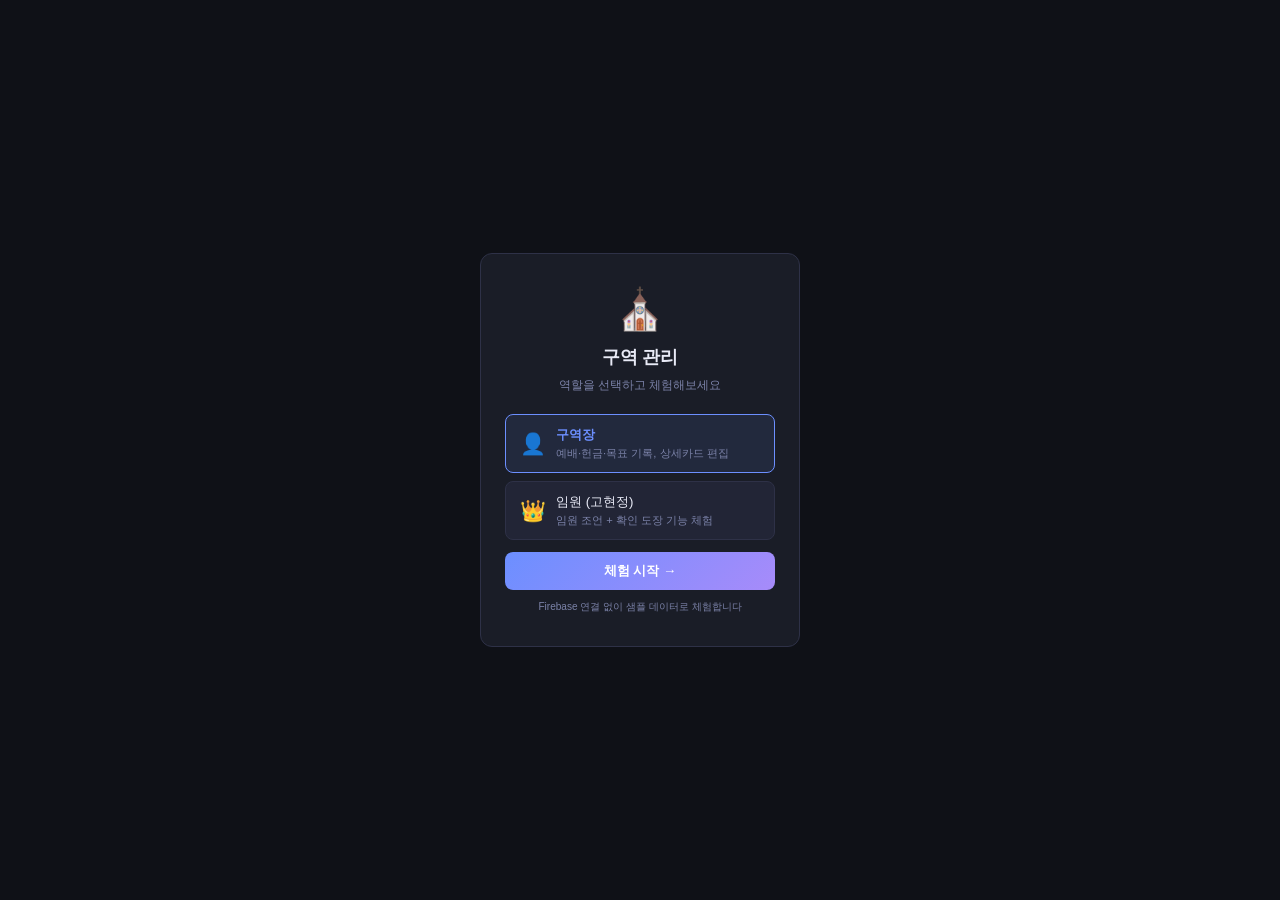
<file: demo.html>
<!DOCTYPE html>
<html lang="ko">
<head>
<meta charset="UTF-8">
<meta name="viewport" content="width=device-width, initial-scale=1.0, maximum-scale=1.0">
<title>구역 관리 · 체험판</title>
<style>
:root{--bg:#0f1117;--sf:#1a1d27;--sf2:#222536;--bd:#2e3147;--ac:#6c8fff;--ac2:#a78bfa;--tx:#e8eaf6;--mu:#7b82a8;--dg:#f87171;--ok:#4ade80;--mn:#f6a935;--r:12px}
*{box-sizing:border-box;margin:0;padding:0;-webkit-tap-highlight-color:transparent}
body{font-family:'Noto Sans KR',sans-serif;background:var(--bg);color:var(--tx);min-height:100vh;font-size:14px}
.screen{display:none;flex-direction:column;height:100vh;overflow:hidden}
.screen.active{display:flex}

.hdr{background:linear-gradient(135deg,#1a1d27,#0f1117);border-bottom:1px solid var(--bd);padding:11px 16px;display:flex;align-items:center;gap:10px;flex-shrink:0}
.logo{width:30px;height:30px;background:linear-gradient(135deg,var(--ac),var(--ac2));border-radius:8px;display:flex;align-items:center;justify-content:center;font-size:.95rem;flex-shrink:0}
.hdr h1{font-size:.92rem;font-weight:600}
.hdr-r{margin-left:auto;display:flex;align-items:center;gap:8px}
.demo-badge{background:rgba(246,169,53,.2);color:var(--mn);border:1px solid rgba(246,169,53,.3);border-radius:6px;padding:3px 9px;font-size:.68rem;font-weight:700}
.main-body{flex:1;overflow-y:auto;min-height:0}
.tab-pane{display:none}.tab-pane.active{display:block}
.tab-bar{display:flex;border-top:1px solid var(--bd);background:var(--sf);flex-shrink:0;padding-bottom:env(safe-area-inset-bottom,0)}
.tab-btn{flex:1;display:flex;flex-direction:column;align-items:center;justify-content:center;gap:2px;padding:7px 4px;border:none;background:transparent;color:var(--mu);font-family:inherit;font-size:.58rem;cursor:pointer;border-top:2px solid transparent}
.tab-btn.active{color:var(--ac);border-top-color:var(--ac)}
.tab-icon{font-size:1.1rem;line-height:1}.tab-label{font-weight:600}

/* 로그인 */
#screen-login{height:100vh;align-items:center;justify-content:center;background:var(--bg);overflow-y:auto}
.login-box{background:var(--sf);border:1px solid var(--bd);border-radius:var(--r);padding:32px 24px;text-align:center;width:320px;max-width:92vw;margin:20px}
.role-opt{padding:11px 14px;border:1.5px solid var(--bd);border-radius:8px;cursor:pointer;font-size:.83rem;text-align:left;background:var(--sf2);color:var(--tx);transition:all .18s;display:flex;align-items:center;gap:10px;margin-bottom:8px}
.role-opt:hover,.role-opt.sel{border-color:var(--ac);background:rgba(108,143,255,.1);color:var(--ac);font-weight:700}
.role-desc{font-size:.7rem;color:var(--mu);display:block;font-weight:400;margin-top:2px}
.btn{display:inline-flex;align-items:center;justify-content:center;padding:10px 16px;border-radius:8px;border:none;font-family:inherit;font-size:.83rem;font-weight:600;cursor:pointer}
.btn-p{background:linear-gradient(135deg,var(--ac),var(--ac2));color:#fff;width:100%}
.btn-g{background:transparent;border:1px solid var(--bd);color:var(--mu)}
.btn-s{padding:5px 10px;font-size:.75rem;border-radius:6px;border:none;cursor:pointer}

/* 신앙관리 */
.faith-topbar{display:flex;align-items:center;gap:8px;padding:10px 14px;border-bottom:1px solid var(--bd);background:var(--sf);flex-wrap:nowrap;position:sticky;top:0;z-index:5}
.faith-title{font-size:.9rem;font-weight:600;flex:1;white-space:nowrap;overflow:hidden;text-overflow:ellipsis}
.week-badge{font-size:.7rem;color:var(--mu);background:var(--sf2);padding:3px 8px;border-radius:5px;border:.5px solid var(--bd);white-space:nowrap;flex-shrink:0}
.table-wrap{overflow-x:auto}
.ft{width:100%;border-collapse:collapse;font-size:.78rem}
.ft th{font-size:.65rem;font-weight:700;padding:5px 4px;border-bottom:.5px solid var(--bd);text-align:center;position:sticky;top:0;z-index:2;white-space:nowrap;background:var(--sf);color:var(--mu)}
.ft th.sh{background:#1a2235;color:#85b7eb}
.fr{border-bottom:.5px solid var(--bd)}.fr:hover{background:rgba(108,143,255,.03)}
.col-n{padding:6px 4px 6px 10px;white-space:nowrap;cursor:pointer;min-width:72px}
.mn{font-weight:600;font-size:.82rem;color:var(--tx);display:block}.mn:hover{color:var(--ac);text-decoration:underline}
.sp-badge{display:block;border-radius:3px;padding:1px 5px;font-size:.56rem;margin-top:1px;white-space:nowrap;border:.5px solid}
.sm{display:block;font-size:.54rem;border-radius:3px;padding:1px 5px;margin-top:2px;white-space:nowrap}
.sm-on{background:rgba(248,113,113,.15);color:#f87171;border:.5px solid rgba(248,113,113,.4)}
.sm-off{background:rgba(120,120,140,.1);color:rgba(120,120,140,.4);border:.5px solid rgba(120,120,140,.2);cursor:pointer}
.wc{text-align:center;padding:5px 2px;cursor:pointer;min-width:40px}.wc:hover{background:rgba(108,143,255,.08)}
.wc-val{font-size:.78rem}.wc-sub{font-size:.52rem;opacity:.75;display:block;margin-top:1px}
.tags-td{padding:3px 5px;min-width:90px;cursor:pointer}.tags-td:hover{background:rgba(108,143,255,.06)}
.badge{display:inline-block;border-radius:4px;padding:1px 5px;font-size:.65rem;margin:1px}
.b-edu{background:rgba(74,222,128,.15);color:var(--ok);border:1px solid rgba(74,222,128,.3)}
.b-svc{background:rgba(246,169,53,.15);color:var(--mn);border:1px solid rgba(246,169,53,.3)}
.b-add{color:rgba(255,255,255,.2);font-size:.8rem;display:block;text-align:center}
.chk{text-align:center;padding:6px 2px;width:30px;cursor:pointer}.chk:hover{background:rgba(108,143,255,.06)}
.chk-a{color:var(--ac);font-weight:700}.chk-m{color:var(--mn)!important}
.dot{color:rgba(255,255,255,.15);font-size:.9rem}
.res-td{text-align:center;padding:3px 4px;white-space:nowrap}
.rb{background:var(--sf2);border:1px solid var(--bd);border-radius:8px;padding:3px 5px;font-size:1.1rem;line-height:1;cursor:pointer;opacity:.3;margin:1px;transition:opacity .15s}
.rb:hover{opacity:.7}.rb.ron{opacity:1}
.goal-td{padding:3px 6px;min-width:120px}
.gi{width:100%;background:transparent;border:none;border-bottom:1px solid transparent;color:var(--tx);font-family:inherit;font-size:.75rem;padding:3px 2px;outline:none}
.gi:focus{border-bottom-color:var(--ac)}.gi::placeholder{color:rgba(255,255,255,.2)}
.gi-adv{color:#a78bfa!important}.gi-adv::placeholder{color:rgba(167,139,250,.3)!important}
.prev-td{padding:3px 6px;min-width:90px;font-size:.72rem;color:var(--mu)}
.sep{border-right:1px solid rgba(255,255,255,.07)!important}
.hint{padding:5px 14px;font-size:.67rem;color:var(--mu);background:var(--sf);border-top:.5px solid var(--bd)}

/* 도장 */
.fstamp{display:flex;flex-direction:column;align-items:center;justify-content:center;width:54px;height:58px;border-radius:8px;border:2.5px solid;flex-shrink:0;padding:3px;user-select:none;transition:all .2s}
.fstamp-on{border-color:#f87171;background:rgba(248,113,113,.08);color:#f87171;transform:rotate(-5deg)}
.fstamp-on .fsi{font-size:.88rem;line-height:1}.fstamp-on .fsn{font-size:.6rem;font-weight:900;letter-spacing:-.02em;margin-top:1px}
.fstamp-on .fsr{font-size:.48rem;color:rgba(248,113,113,.75);letter-spacing:.04em}.fstamp-on .fsd{font-size:.44rem;color:rgba(248,113,113,.6);margin-top:1px}
.fstamp-off{border-color:rgba(120,120,140,.25);color:rgba(120,120,140,.3);cursor:pointer}
.fstamp-off:hover{border-color:rgba(248,113,113,.45);color:rgba(248,113,113,.45);background:rgba(248,113,113,.04)}
.fstamp-off .fsi{font-size:.95rem;line-height:1}.fstamp-off .fsr{font-size:.5rem;margin-top:2px}

/* 팝업 (바텀시트) */
.pop-bg{display:none;position:fixed;inset:0;background:rgba(0,0,0,.65);z-index:100;align-items:flex-end;justify-content:center}
.pop-bg.show{display:flex}
.pop{background:var(--sf);border-radius:16px 16px 0 0;padding:16px;width:100%;max-width:480px;max-height:85vh;overflow-y:auto;animation:su .2s ease}
@keyframes su{from{transform:translateY(30px);opacity:0}to{transform:translateY(0);opacity:1}}
.pop-title{font-size:.82rem;font-weight:700;color:var(--mu);margin-bottom:12px;text-align:center;letter-spacing:.04em}
.pop-sec{margin-bottom:12px}
.pop-sec-label{font-size:.68rem;font-weight:700;color:var(--mu);margin-bottom:6px;text-transform:uppercase;letter-spacing:.06em}
.pop-row{display:flex;flex-wrap:wrap;gap:6px}
.pop-btn{background:var(--sf2);border:1px solid var(--bd);border-radius:7px;padding:7px 13px;font-family:inherit;font-size:.82rem;color:var(--tx);cursor:pointer;transition:all .15s}
.pop-btn:hover{border-color:var(--ac);background:rgba(108,143,255,.1)}
.pop-on{background:rgba(108,143,255,.2)!important;border-color:var(--ac)!important;color:var(--ac)!important;font-weight:700}
.pop-present-on{background:rgba(74,222,128,.15)!important;border-color:var(--ok)!important;color:var(--ok)!important;font-weight:700}
.pop-zoom-on{background:rgba(108,143,255,.15)!important;border-color:var(--ac)!important;color:var(--ac)!important;font-weight:700}
.pop-excuse-on{background:rgba(246,169,53,.15)!important;border-color:var(--mn)!important;color:var(--mn)!important;font-weight:700}
.pop-absent{background:rgba(248,113,113,.1);border:1px solid rgba(248,113,113,.3);border-radius:7px;padding:8px;font-family:inherit;font-size:.82rem;color:var(--dg);cursor:pointer;width:100%;margin-bottom:5px}
.pop-reset{background:transparent;border:1px solid rgba(120,120,140,.2);border-radius:7px;padding:7px;font-family:inherit;font-size:.75rem;color:var(--mu);cursor:pointer;width:100%;margin-bottom:8px}
.pop-close{display:block;width:100%;padding:9px;background:transparent;border:1px solid var(--bd);border-radius:7px;color:var(--mu);font-family:inherit;font-size:.8rem;cursor:pointer}
.pop-check-list{display:flex;flex-direction:column;gap:5px;max-height:230px;overflow-y:auto;margin-bottom:10px}
.pci{display:flex;align-items:center;gap:10px;padding:8px 10px;background:var(--sf2);border-radius:7px;cursor:pointer;border:1px solid transparent}
.pci.on{border-color:var(--ac);background:rgba(108,143,255,.1)}
.pci-box{width:18px;height:18px;border:1.5px solid var(--bd);border-radius:4px;display:flex;align-items:center;justify-content:center;font-size:.7rem;flex-shrink:0}
.pci.on .pci-box{background:var(--ac);border-color:var(--ac);color:#fff}

/* 인수인계서 */
#screen-profile{overflow:hidden}
.pf-hdr{background:linear-gradient(135deg,#1a1d27,#0f1117);border-bottom:1px solid var(--bd);padding:11px 16px;display:flex;align-items:center;gap:8px;flex-shrink:0}
.pf-body{flex:1;overflow-y:auto;padding:14px;max-width:700px;width:100%;margin:0 auto}
.pf-sec{background:var(--sf);border:1px solid var(--bd);border-radius:var(--r);padding:14px;margin-bottom:12px}
.pf-st{font-size:.73rem;font-weight:700;color:var(--mu);text-transform:uppercase;letter-spacing:.06em;margin-bottom:12px}
.pf-grid{display:grid;grid-template-columns:1fr 1fr;gap:10px}
@media(max-width:480px){.pf-grid{grid-template-columns:1fr}}
.pf-f{display:flex;flex-direction:column;gap:4px}.pf-f.full{grid-column:1/-1}
.pf-label{font-size:.7rem;color:var(--mu)}
.pf-inp{background:var(--sf2);border:1px solid var(--bd);border-radius:6px;padding:6px 9px;color:var(--tx);font-family:inherit;font-size:.83rem;outline:none;width:100%}
.pf-inp:focus{border-color:var(--ac)}
.pf-ta{resize:vertical;min-height:56px}

/* 심령단계 — 사진1/3 + 심령2/3 */
.spirit-layout{display:flex;gap:12px;align-items:flex-start}
.photo-col{width:33%;flex-shrink:0;display:flex;flex-direction:column;align-items:center}
.photo-box{width:100%;aspect-ratio:1/1;border-radius:10px;border:1.5px dashed var(--bd);background:var(--sf2);display:flex;flex-direction:column;align-items:center;justify-content:center;font-size:1.5rem;color:var(--mu);cursor:pointer;overflow:hidden;background-size:cover;background-position:center;transition:border-color .2s}
.photo-box:hover{border-color:var(--ac)}
.photo-hint{font-size:.6rem;color:var(--mu);text-align:center;margin-top:5px}
.spirit-col{flex:1;display:flex;flex-direction:column;gap:5px}
.sp-btn-v{width:100%;text-align:left;border-radius:7px;padding:7px 12px;font-family:inherit;font-size:.8rem;border:.5px solid;cursor:pointer;opacity:.28;font-weight:500;transition:all .18s}
.sp-btn-v.on{opacity:1;font-weight:700;box-shadow:0 2px 8px rgba(0,0,0,.3)}

/* 레벨 버튼 */
.lv-row{display:flex;gap:5px;flex-wrap:wrap;margin-top:4px}
.lv{background:var(--sf2);border:1px solid var(--bd);border-radius:5px;padding:5px 12px;font-size:.78rem;color:var(--mu);cursor:pointer;transition:all .15s}
.lv.on{font-weight:700}
.lv-g{background:rgba(74,222,128,.15)!important;color:var(--ok)!important;border-color:var(--ok)!important}
.lv-o{background:rgba(246,169,53,.15)!important;color:var(--mn)!important;border-color:var(--mn)!important}
.lv-r{background:rgba(248,113,113,.15)!important;color:var(--dg)!important;border-color:var(--dg)!important}
.lv-a{background:rgba(108,143,255,.15)!important;color:var(--ac)!important;border-color:var(--ac)!important}

/* 도장 (상세카드) */
.pf-stamp{display:flex;flex-direction:column;align-items:center;justify-content:center;width:62px;height:66px;border-radius:8px;border:2.5px solid #f87171;background:rgba(248,113,113,.07);color:#f87171;transform:rotate(-5deg);padding:4px;flex-shrink:0;user-select:none}
.pf-stamp .si{font-size:.95rem;line-height:1}.pf-stamp .sn{font-size:.62rem;font-weight:900;margin-top:1px}
.pf-stamp .sr{font-size:.5rem;color:rgba(248,113,113,.75);letter-spacing:.04em}.pf-stamp .sd{font-size:.46rem;color:rgba(248,113,113,.6);margin-top:1px}

/* 관계 */
.rel-row{display:flex;align-items:flex-start;gap:8px;margin-bottom:7px}
.rel-label{font-size:.7rem;font-weight:700;color:var(--ac2);width:40px;flex-shrink:0;padding-top:7px;text-align:right}
.rel-fields{display:flex;flex:1;gap:5px;flex-wrap:wrap}
.rel-inp{background:var(--sf2);border:1px solid var(--bd);border-radius:5px;padding:5px 7px;color:var(--tx);font-family:inherit;font-size:.75rem;outline:none;flex:1;min-width:60px}
.rel-inp:focus{border-color:var(--ac)}
.friend-row{display:flex;gap:5px;flex-wrap:wrap;margin-bottom:5px;align-items:center}

/* 빈 상태 */
.empty-state{display:flex;flex-direction:column;align-items:center;justify-content:center;min-height:220px;color:var(--mu);text-align:center;padding:20px;font-size:.85rem;line-height:1.9}
::-webkit-scrollbar{width:4px}::-webkit-scrollbar-thumb{background:var(--bd);border-radius:2px}
</style>
</head>
<body>

<!-- 로그인 -->
<div class="screen active" id="screen-login">
<div style="flex:1;display:flex;align-items:center;justify-content:center">
<div class="login-box">
  <div style="font-size:2.5rem;margin-bottom:12px">⛪</div>
  <h2 style="font-size:1.1rem;font-weight:700;margin-bottom:6px">구역 관리</h2>
  <p style="color:var(--mu);font-size:.78rem;margin-bottom:18px;line-height:1.7">역할을 선택하고 체험해보세요</p>
  <div id="role-list">
    <div class="role-opt sel" onclick="selectRole(this,'leader')" data-role="leader">
      <span style="font-size:1.3rem">👤</span>
      <div><span>구역장</span><span class="role-desc">예배·헌금·목표 기록, 상세카드 편집</span></div>
    </div>
    <div class="role-opt" onclick="selectRole(this,'region')" data-role="region">
      <span style="font-size:1.3rem">👑</span>
      <div><span>임원 (고현정)</span><span class="role-desc">임원 조언 + 확인 도장 기능 체험</span></div>
    </div>
  </div>
  <button class="btn btn-p" style="margin-top:4px" onclick="enterDemo()">체험 시작 →</button>
  <p style="font-size:.63rem;color:var(--mu);margin-top:10px">Firebase 연결 없이 샘플 데이터로 체험합니다</p>
</div>
</div>
</div>

<!-- 메인 -->
<div class="screen" id="screen-main">
  <div class="hdr">
    <div class="logo">⛪</div>
    <h1>구역 관리</h1>
    <div class="hdr-r">
      <span class="demo-badge">체험판</span>
      <span id="role-tag" style="font-size:.72rem;color:var(--mu)"></span>
    </div>
  </div>
  <div class="main-body">
    <div class="tab-pane active" id="tab-faith"></div>
    <div class="tab-pane" id="tab-evang"><div class="empty-state"><div style="font-size:2.5rem">🌱</div><p>전도 현황<br>다음 버전 예정</p></div></div>
    <div class="tab-pane" id="tab-visit"><div class="empty-state"><div style="font-size:2.5rem">🫂</div><p>심방 현황<br>다음 버전 예정</p></div></div>
    <div class="tab-pane" id="tab-stats"><div class="empty-state"><div style="font-size:2.5rem">📊</div><p>통계<br>다음 버전 예정</p></div></div>
    <div class="tab-pane" id="tab-settings">
      <div style="padding:20px;max-width:480px;margin:0 auto">
        <div style="background:var(--sf);border:1px solid var(--bd);border-radius:var(--r);overflow:hidden;margin-bottom:14px">
          <div style="padding:13px 16px;border-bottom:1px solid var(--bd);display:flex;gap:10px;align-items:center"><span>🔑</span><span style="flex:1;font-size:.88rem">멤버·승인 관리</span><span style="color:var(--mu)">›</span></div>
          <div style="padding:13px 16px;display:flex;gap:10px;align-items:center"><span>📦</span><span style="flex:1;font-size:.88rem">구역원 이관 승인</span><span style="color:var(--mu)">›</span></div>
        </div>
        <button onclick="goLogin()" style="display:block;width:100%;padding:10px;background:var(--sf2);border:1px solid var(--bd);border-radius:8px;color:var(--mu);font-family:inherit;cursor:pointer;font-size:.83rem">← 역할 바꾸기</button>
        <div style="text-align:center;color:var(--mu);font-size:.68rem;padding:10px">구역 관리 v3.2 · 체험판</div>
      </div>
    </div>
  </div>
  <nav class="tab-bar">
    <button class="tab-btn active" onclick="switchTab(this,'faith')"><span class="tab-icon">📋</span><span class="tab-label">구역 신앙</span></button>
    <button class="tab-btn" onclick="switchTab(this,'evang')"><span class="tab-icon">🌱</span><span class="tab-label">전도</span></button>
    <button class="tab-btn" onclick="switchTab(this,'visit')"><span class="tab-icon">🫂</span><span class="tab-label">심방</span></button>
    <button class="tab-btn" onclick="switchTab(this,'stats')"><span class="tab-icon">📊</span><span class="tab-label">통계</span></button>
    <button class="tab-btn" onclick="switchTab(this,'settings')"><span class="tab-icon">⚙️</span><span class="tab-label">설정</span></button>
  </nav>
</div>

<!-- 상세카드 -->
<div class="screen" id="screen-profile">
  <div class="pf-hdr">
    <button class="btn btn-g btn-s" onclick="closeProfile()">← 돌아가기</button>
    <span id="pf-name" style="font-size:.95rem;font-weight:600;flex:1;text-align:center"></span>
    <button onclick="saveProfile()" style="background:var(--ac);color:#fff;border:none;border-radius:6px;padding:6px 14px;font-family:inherit;font-size:.8rem;font-weight:700;cursor:pointer">저장</button>
  </div>
  <div class="pf-body" id="pf-body"></div>
</div>

<!-- 예배 팝업 (원본 구조 동일) -->
<div class="pop-bg" id="pop-worship">
  <div class="pop">
    <div class="pop-title" id="pop-w-title">예배 기록</div>
    <div class="pop-sec">
      <div class="pop-sec-label">당일출석</div>
      <div class="pop-row" id="pop-present"></div>
    </div>
    <div class="pop-sec">
      <div class="pop-sec-label">줌</div>
      <div class="pop-row" id="pop-zoom"></div>
    </div>
    <div class="pop-sec">
      <div class="pop-sec-label">사유출석</div>
      <div class="pop-row" id="pop-excuse"></div>
    </div>
    <button class="pop-absent" onclick="setWorship('absent',null,null)">✗ 미출석</button>
    <button class="pop-reset" onclick="setWorship(null,null,null)">↩ 초기화 (미기록)</button>
    <button class="pop-close" onclick="closePop('pop-worship')">닫기</button>
  </div>
</div>

<!-- 태그 팝업 -->
<div class="pop-bg" id="pop-tags">
  <div class="pop">
    <div class="pop-title" id="pop-t-title">선택</div>
    <div class="pop-check-list" id="pop-t-list"></div>
    <button class="pop-close" onclick="closePop('pop-tags')">완료</button>
  </div>
</div>

<script>
// ── 상수 (원본과 동일) ──
const SAMIL_TIMES = ['12시','19시','20시','당일방문'];
const JUIL_TIMES  = ['12시','15시','19:30','당일방문'];
const ZOOM_EXTRA  = '그외';
const EXCUSE      = ['대체예배','온라인예배'];
const GLOBAL_EDU  = ['제자훈련','성경통독','리더십 훈련','비전스쿨','전도 훈련'];
const GLOBAL_SVC  = ['찬양팀','봉사부','영상팀','안내팀','주일학교 교사'];
const SP = {
  fly:  {label:'🦋 날라다녀', bg:'rgba(167,139,250,.18)', co:'#a78bfa', bd:'rgba(167,139,250,.5)'},
  run:  {label:'🏃 뛰고있어', bg:'rgba(108,143,255,.18)', co:'#6c8fff', bd:'rgba(108,143,255,.5)'},
  walk: {label:'🚶 걷고있어', bg:'rgba(74,222,128,.18)',  co:'#4ade80', bd:'rgba(74,222,128,.5)'},
  lay:  {label:'😪 누워있어', bg:'rgba(246,169,53,.18)',  co:'#f6a935', bd:'rgba(246,169,53,.5)'},
  sleep:{label:'😴 자고있어', bg:'rgba(248,113,113,.18)', co:'#f87171', bd:'rgba(248,113,113,.5)'},
};

// ── 샘플 데이터 ──
const MEMBERS = [
  { mid:'m1', name:'김은혜', spiritLevel:'fly', stampDone:true,
    worship:{ samil:{type:'present',time:'19시'}, juil:{type:'present',time:'12시'} },
    weekly:true, tithe:true, construction:true,
    prevResult:'○', goal:'말씀 묵상 매일', leaderNote:'목표 잘 따라오고 있어요!', prevGoal:'큐티 3회',
    edu:['제자훈련'], svc:['찬양팀'] },
  { mid:'m2', name:'박소망', spiritLevel:'run', stampDone:true,
    worship:{ samil:{type:'zoom',time:'19시'}, juil:{type:'present',time:'12시'} },
    weekly:true, tithe:false, construction:true,
    prevResult:'△', goal:'구역 모임 참석', leaderNote:'', prevGoal:'기도 10분',
    edu:['성경통독'], svc:[] },
  { mid:'m3', name:'이새벽', spiritLevel:'walk', stampDone:false,
    worship:{ samil:{type:'present',time:'20시'}, juil:{type:'zoom',time:'12시'} },
    weekly:false, tithe:true, construction:false,
    prevResult:'✕', goal:'전도 대상자 기도', leaderNote:'', prevGoal:'전도 시도',
    edu:[], svc:['봉사부'] },
  { mid:'m4', name:'최믿음', spiritLevel:'lay', stampDone:false,
    worship:{ samil:null, juil:{type:'excuse',excuseType:'대체예배'} },
    weekly:true, tithe:false, construction:false,
    prevResult:null, goal:'', leaderNote:'', prevGoal:'연락 닿기',
    edu:[], svc:[] },
  { mid:'m5', name:'정사랑', spiritLevel:'sleep', stampDone:false,
    worship:{ samil:{type:'absent'}, juil:null },
    weekly:false, tithe:false, construction:false,
    prevResult:null, goal:'', leaderNote:'', prevGoal:'',
    edu:[], svc:[] },
];
const DETAIL = {
  m1:{ birth:'1999.03.15', phone:'010-1234-5678', workplace:'서울 마포구 디자인 회사', mbti:'ENFJ',
       spiritLevel:'fly', faithLevel:'상', worshipLevel:'상', faithType:'가족신앙',
       visitTime:'주일 예배 후 대면 가능', caution:'특이사항 없음', prayer:'직장 내 전도, 가족 구원',
       prevLeader:'오하나', prevLeaderContact:'010-9999-0000',
       relFriends:[{이름:'장기쁨',연락처:'010-2222-3333',소속:'창조청년회',관계:'소그룹 친구'}],
       relRoles:{인도자:{이름:'박인도',연락처:'010-7777-8888',소속:'창조구역',비고:'2023년 인도'}} },
  m3:{ birth:'2001.07.22', phone:'010-5678-1234', workplace:'남양주 간호학과 재학', mbti:'INFP',
       spiritLevel:'walk', faithLevel:'중', worshipLevel:'중', faithType:'부분가족신앙',
       faithTypeNote:'부모님 중 아버지만 비신자, 주일 가정 분위기 어려움',
       visitTime:'목~토 저녁 카톡 가능', caution:'연락 조심스럽게 접근', prayer:'학업, 신앙 정착',
       prevLeader:'나은혜', prevLeaderContact:'010-6666-7777',
       relFriends:[], relRoles:{} },
};
['m2','m4','m5'].forEach(id=>{ if(!DETAIL[id]) DETAIL[id]={relFriends:[],relRoles:{}}; });

let demoRole = 'leader';
let regionStamped = false;

// ── 역할 선택 ──
function selectRole(el, r) {
  document.querySelectorAll('.role-opt').forEach(x=>x.classList.remove('sel'));
  el.classList.add('sel'); demoRole = r;
}
function enterDemo() {
  document.getElementById('role-tag').textContent = demoRole==='region' ? '👑 임원' : '👤 구역장';
  showScreen('main'); renderFaith();
}
function goLogin() { showScreen('login'); }

// ── 화면 전환 ──
function showScreen(id) {
  document.querySelectorAll('.screen').forEach(s=>s.classList.remove('active'));
  document.getElementById('screen-'+id)?.classList.add('active');
}
function switchTab(btn, tab) {
  document.querySelectorAll('.tab-pane').forEach(p=>p.classList.remove('active'));
  document.querySelectorAll('.tab-btn').forEach(b=>b.classList.remove('active'));
  document.getElementById('tab-'+tab)?.classList.add('active');
  btn.classList.add('active');
}

// ── 예배 셀 렌더 (원본 wCell과 동일 로직) ──
function wCell(v) {
  if (!v || !v.type) return '<span style="color:rgba(255,255,255,.18)">—</span>';
  if (v.type==='absent') return '<span class="wc-val" style="color:var(--dg);font-weight:600">✗</span>';
  const map = {present:{c:'var(--ok)',s:'●'},zoom:{c:'var(--ac)',s:'Z'},excuse:{c:'var(--mn)',s:'사'}};
  const cfg = map[v.type]||{c:'var(--mu)',s:'?'};
  const sub = v.time||v.excuseType||'';
  return '<span class="wc-val" style="color:'+cfg.c+'">'+cfg.s+'</span>'
    +(sub?'<span class="wc-sub" style="color:'+cfg.c+'">'+sub+'</span>':'');
}

// ── 신앙관리 렌더 ──
function renderFaith() {
  const EMOJI = {'○':'✅','△':'🔸','✕':'❌'};
  const now = new Date();
  const ds  = now.getFullYear()+'.'+String(now.getMonth()+1).padStart(2,'0')+'.'+String(now.getDate()).padStart(2,'0');

  const stampHtml = regionStamped
    ? '<div class="fstamp fstamp-on"><div class="fsi">🌸</div><div class="fsn">고현정</div><div class="fsr">임원확인</div><div class="fsd">'+ds+'</div></div>'
    : '<div class="fstamp fstamp-off" onclick="doRegionStamp()" title="확인 도장 찍기"><div class="fsi">🔲</div><div class="fsr">미확인</div></div>';

  const rows = MEMBERS.map(m=>{
    const sp = SP[m.spiritLevel]||{};
    const spB = sp.label ? '<span class="sp-badge" style="background:'+sp.bg+';color:'+sp.co+';border-color:'+sp.bd+'">'+sp.label+'</span>' : '';
    const smB = m.stampDone
      ? '<span class="sm sm-on">✅ 고현정</span>'
      : '<span class="sm sm-off" onclick="stampMember(\''+m.mid+'\')" title="도장 찍기">미확인</span>';
    const eduB = m.edu.map(e=>'<span class="badge b-edu">'+e+'</span>').join('')+'<span class="b-add">+</span>';
    const svcB = m.svc.map(s=>'<span class="badge b-svc">'+s+'</span>').join('')+'<span class="b-add">+</span>';
    const rBtns = ['○','△','✕'].map(r=>'<button class="rb'+(m.prevResult===r?' ron':'')+'" onclick="toggleResult(\''+m.mid+'\',\''+r+'\')">'+EMOJI[r]+'</button>').join('');
    return '<tr class="fr">'
      +'<td class="col-n" onclick="openProfile(\''+m.mid+'\')">'
        +'<span class="mn">'+m.name+'</span>'+spB+smB+'</td>'
      +'<td class="wc" onclick="openWPop(\''+m.mid+'\',\'samil\')">'+wCell(m.worship.samil)+'</td>'
      +'<td class="wc sep" onclick="openWPop(\''+m.mid+'\',\'juil\')">'+wCell(m.worship.juil)+'</td>'
      +'<td class="tags-td" onclick="openTagsPop(\''+m.mid+'\',\'edu\')">'+eduB+'</td>'
      +'<td class="tags-td sep" onclick="openTagsPop(\''+m.mid+'\',\'svc\')">'+svcB+'</td>'
      +'<td class="chk '+(m.weekly?'chk-a':'')+'" onclick="toggleChk(\''+m.mid+'\',\'weekly\')">'+(m.weekly?'✓':'<span class="dot">·</span>')+'</td>'
      +'<td class="chk '+(m.tithe?'chk-a chk-m':'')+'" onclick="toggleChk(\''+m.mid+'\',\'tithe\')">'+(m.tithe?'✓':'<span class="dot">·</span>')+'</td>'
      +'<td class="chk sep '+(m.construction?'chk-a chk-m':'')+'" onclick="toggleChk(\''+m.mid+'\',\'construction\')">'+(m.construction?'✓':'<span class="dot">·</span>')+'</td>'
      +'<td class="prev-td">'+(m.prevGoal||'')+'</td>'
      +'<td class="res-td">'+rBtns+'</td>'
      +'<td class="goal-td">'
        +'<input class="gi" placeholder="이번주 목표…" value="'+e(m.goal||'')+'" oninput="setGoal(\''+m.mid+'\',this.value,\'g\')">'
        +(demoRole==='region'
          ?'<input class="gi gi-adv" placeholder="💬 임원 조언…" value="'+e(m.leaderNote||'')+'" oninput="setGoal(\''+m.mid+'\',this.value,\'n\')">'
          :(m.leaderNote?'<div style="font-size:.7rem;color:#a78bfa;padding:2px">💬 '+e(m.leaderNote)+'</div>':''))
      +'</td>'
    +'</tr>';
  }).join('');

  document.getElementById('tab-faith').innerHTML =
    '<div class="faith-topbar">'
      +'<div class="faith-title">창조 · 창조1구역</div>'
      +'<span class="week-badge">2025년 19주차</span>'
      +stampHtml
    +'</div>'
    +'<div class="table-wrap"><table class="ft"><thead>'
    +'<tr>'
    +'<th rowspan="2" style="text-align:left;padding-left:10px;min-width:72px">이름</th>'
    +'<th colspan="2" class="sh">⛪ 예배</th>'
    +'<th>📖 교육</th><th>🤝 모임</th>'
    +'<th colspan="3" style="background:#251520;color:#c97ab5">💰 헌금</th>'
    +'<th colspan="3" style="background:#1e1a2a;color:#a78bfa">🎯 목표</th>'
    +'</tr><tr>'
    +'<th class="sh">삼일</th><th class="sh sep">주일</th>'
    +'<th style="min-width:90px;text-align:left;padding-left:6px">받은 교육</th>'
    +'<th style="min-width:90px;text-align:left;padding-left:6px;border-right:1px solid rgba(255,255,255,.07)">모임(봉사)</th>'
    +'<th style="background:#1a1a26;width:30px">주정</th>'
    +'<th style="background:#1a1508;color:var(--mn);width:30px">십일</th>'
    +'<th style="background:#1a1508;color:var(--mn);width:30px;border-right:1px solid rgba(255,255,255,.07)">건축</th>'
    +'<th style="min-width:90px;text-align:left;padding-left:6px">지난주 목표</th>'
    +'<th style="width:90px">달성</th>'
    +'<th style="min-width:160px;text-align:left;padding-left:6px">'+(demoRole==='region'?'목표 / 임원조언':'이번주 목표')+'</th>'
    +'</tr></thead><tbody>'+rows+'</tbody></table></div>'
    +'<div class="hint">이름 → 상세카드 &nbsp;|&nbsp; 예배·배지·헌금 터치 → 편집'+(demoRole==='region'?' &nbsp;|&nbsp; 💬 임원 조언 입력 가능':'')+'</div>';
}

// ── 이벤트 ──
function doRegionStamp() {
  if(!confirm('고현정 임원으로 이번 주 신앙관리를 확인하시겠어요?')) return;
  regionStamped=true; renderFaith();
}
function stampMember(mid) {
  const m=MEMBERS.find(x=>x.mid===mid); if(!m||m.stampDone) return;
  if(!confirm(m.name+'의 인수인계서를 확인하시겠어요?')) return;
  m.stampDone=true; renderFaith();
}
function toggleChk(mid,f) { const m=MEMBERS.find(x=>x.mid===mid); if(!m) return; m[f]=!m[f]; renderFaith(); }
function toggleResult(mid,r) { const m=MEMBERS.find(x=>x.mid===mid); if(!m) return; m.prevResult=m.prevResult===r?null:r; renderFaith(); }
function setGoal(mid,val,t) { const m=MEMBERS.find(x=>x.mid===mid); if(!m) return; if(t==='g') m.goal=val; else m.leaderNote=val; }

// ── 예배 팝업 (원본과 동일 섹션 구조) ──
let _wCtx={};
function openWPop(mid,wtype) {
  _wCtx={mid,wtype};
  const m=MEMBERS.find(x=>x.mid===mid)||{};
  const cur=m.worship[wtype]||{};
  const times=wtype==='samil'?SAMIL_TIMES:JUIL_TIMES;
  document.getElementById('pop-w-title').textContent=wtype==='samil'?'삼일예배':'주일예배';

  function btn(type, time, excuseType, label) {
    let on='';
    if(type==='present' && cur.type==='present' && cur.time===time) on=' pop-present-on';
    if(type==='zoom'    && cur.type==='zoom'    && cur.time===time) on=' pop-zoom-on';
    if(type==='excuse'  && cur.type==='excuse'  && cur.excuseType===excuseType) on=' pop-excuse-on';
    return '<button class="pop-btn'+on+'" onclick="setWorship(\''+type+'\',\''+time+'\',\''+excuseType+'\')">'+label+'</button>';
  }
  document.getElementById('pop-present').innerHTML=times.map(t=>btn('present',t,null,t)).join('');
  document.getElementById('pop-zoom').innerHTML=[...times.filter(t=>t!=='당일방문'),ZOOM_EXTRA].map(t=>btn('zoom',t,null,t)).join('');
  document.getElementById('pop-excuse').innerHTML=EXCUSE.map(t=>btn('excuse',null,t,t)).join('');
  document.getElementById('pop-worship').classList.add('show');
}
function setWorship(type,time,excuse) {
  const m=MEMBERS.find(x=>x.mid===_wCtx.mid); if(!m) return;
  if(!type) m.worship[_wCtx.wtype]=null;
  else m.worship[_wCtx.wtype]={type, time:time||null, excuseType:excuse||null};
  closePop('pop-worship'); renderFaith();
}

// ── 태그 팝업 ──
let _tCtx={};
function openTagsPop(mid,dtype) {
  _tCtx={mid,dtype};
  const m=MEMBERS.find(x=>x.mid===mid)||{};
  const list=dtype==='edu'?GLOBAL_EDU:GLOBAL_SVC;
  const cur=dtype==='edu'?m.edu:m.svc;
  document.getElementById('pop-t-title').textContent=dtype==='edu'?'받은 교육 선택':'모임·봉사 선택';
  document.getElementById('pop-t-list').innerHTML=list.map(item=>{
    const on=cur.includes(item);
    return '<div class="pci'+(on?' on':'')+'" onclick="toggleTag(this,\''+item+'\')">'
      +'<div class="pci-box">'+(on?'✓':'')+'</div>'
      +'<span style="font-size:.83rem">'+item+'</span></div>';
  }).join('');
  document.getElementById('pop-tags').classList.add('show');
}
function toggleTag(el,item) {
  const m=MEMBERS.find(x=>x.mid===_tCtx.mid); if(!m) return;
  const arr=_tCtx.dtype==='edu'?m.edu:m.svc;
  const idx=arr.indexOf(item);
  if(idx>=0) arr.splice(idx,1); else arr.push(item);
  el.classList.toggle('on',arr.includes(item));
  el.querySelector('.pci-box').textContent=arr.includes(item)?'✓':'';
}

function closePop(id) { document.getElementById(id).classList.remove('show'); }
document.querySelectorAll('.pop-bg').forEach(bg=>bg.addEventListener('click',ev=>{if(ev.target===bg)bg.classList.remove('show');}));

// ── 상세카드 ──
let _curMid='';
function openProfile(mid) {
  _curMid=mid;
  const m=MEMBERS.find(x=>x.mid===mid)||{};
  const d=DETAIL[mid]||{relFriends:[],relRoles:{}};
  document.getElementById('pf-name').textContent=m.name||'';

  // 도장
  const now=new Date();
  const ds=now.getFullYear()+'.'+String(now.getMonth()+1).padStart(2,'0')+'.'+String(now.getDate()).padStart(2,'0');
  const stampHtml=m.stampDone
    ?'<div class="pf-stamp"><div class="si">🌸</div><div class="sn">고현정</div><div class="sr">임원확인</div><div class="sd">'+ds+'</div></div>'
    :'';

  // 지체관계
  const ROLES=['인도자','섬김이','교사','전도사','강사'];
  const friends=(d.relFriends||[]).map((f,i)=>
    '<div class="friend-row">'
    +'<span style="font-size:.65rem;color:var(--ac2);width:40px;text-align:right;flex-shrink:0;padding-top:6px">친분'+(i+1)+'</span>'
    +['이름','연락처','소속','관계'].map(c=>'<input class="rel-inp" placeholder="'+c+'" value="'+e(f[c]||'')+'">').join('')
    +'<button onclick="delFriend('+i+')" style="background:transparent;border:none;color:var(--dg);cursor:pointer;font-size:.8rem;padding:4px;flex-shrink:0">✕</button>'
    +'</div>'
  ).join('');
  const rolesHtml=ROLES.map(r=>{
    const rv=(d.relRoles||{})[r]||{};
    return '<div class="rel-row"><div class="rel-label">'+r+'</div><div class="rel-fields">'
      +['이름','연락처','소속','비고'].map(c=>'<input class="rel-inp" placeholder="'+c+'" value="'+e(rv[c]||'')+'">').join('')
      +'</div></div>';
  }).join('');

  // 부분가족신앙 메모칸 표시 여부
  const showFtNote = d.faithType==='부분가족신앙';

  document.getElementById('pf-body').innerHTML=
    // ① 심령단계 (사진 1/3 + 심령 2/3)
    '<div class="pf-sec"><div style="display:flex;justify-content:space-between;align-items:flex-start;margin-bottom:12px">'
    +'<div class="pf-st" style="margin-bottom:0">✨ 심령 단계</div>'+stampHtml+'</div>'
    +'<div class="spirit-layout">'
    +'<div class="photo-col">'
    +'<label class="photo-box" id="photo-box" for="photo-inp" title="사진 업로드"><span style="font-size:1.6rem">📷</span><span style="font-size:.6rem;margin-top:6px">사진 추가</span></label>'
    +'<input type="file" id="photo-inp" accept="image/*" style="display:none" onchange="uploadPhoto(this)">'
    +'<div class="photo-hint">클릭하여 업로드</div>'
    +'</div>'
    +'<div class="spirit-col" id="sp-col">'
    +Object.entries(SP).map(([k,s])=>'<button class="sp-btn-v'+(m.spiritLevel===k?' on':'')+'" style="background:'+s.bg+';color:'+s.co+';border-color:'+s.bd+'" onclick="setSpirit(\''+k+'\')">'+s.label+'</button>').join('')
    +'</div></div></div>'
    // ② 기본정보
    +'<div class="pf-sec"><div class="pf-st">📋 기본 정보</div><div class="pf-grid">'
    +fi('생년월일','pf-birth',d.birth)+fi('연락처','pf-phone',d.phone||m.phone)
    +fi('직장·학교','pf-workplace',d.workplace)+fi('MBTI','pf-mbti',d.mbti)
    +'<div class="pf-f full"><div class="pf-label">신앙 유형</div><div class="lv-row" id="ft-row">'
    +['가족신앙','홀신앙','부분가족신앙'].map(v=>'<button class="lv'+(d.faithType===v?' on lv-a':'')+'" onclick="setFaithType(\''+v+'\')">'+v+'</button>').join('')
    +'</div>'
    +'<div id="ft-note-wrap" style="margin-top:8px;display:'+(showFtNote?'block':'none')+'">'
    +'<textarea class="pf-inp pf-ta" id="pf-ft-note" placeholder="부분가족신앙 메모 (예: 아버지 비신자, 주일 분위기 어려움…)" style="min-height:48px">'+e(d.faithTypeNote||'')+'</textarea>'
    +'</div></div>'
    +'</div></div>'
    // ③ 예배생활
    +'<div class="pf-sec"><div class="pf-st">⛪ 예배 생활</div>'
    +'<div class="pf-f" style="margin-bottom:10px"><div class="pf-label">예배 수준</div><div class="lv-row" id="wl-row">'
    +['상','중','하'].map((v,i)=>'<button class="lv'+(d.worshipLevel===v?' on lv-'+(i===0?'g':i===1?'o':'r'):'')+'" onclick="setLv(this,\'worshipLevel\',\''+v+'\','+(i===0?'\'g\'':i===1?'\'o\'':'\'r\'')+',\'wl-row\')">'+v+'</button>').join('')
    +'</div></div>'
    +ta('예배 특이사항','pf-wnote',d.worshipLevelNote)
    +'</div>'
    // ④ 신앙상태
    +'<div class="pf-sec"><div class="pf-st">📖 신앙 상태</div>'
    +'<div class="pf-f" style="margin-bottom:10px"><div class="pf-label">신앙 수준</div><div class="lv-row" id="fl-row">'
    +['상','중','하'].map((v,i)=>'<button class="lv'+(d.faithLevel===v?' on lv-'+(i===0?'g':i===1?'o':'r'):'')+'" onclick="setLv(this,\'faithLevel\',\''+v+'\','+(i===0?'\'g\'':i===1?'\'o\'':'\'r\'')+',\'fl-row\')">'+v+'</button>').join('')
    +'</div></div>'
    +ta('기도제목','pf-prayer',d.prayer)
    +'</div>'
    // ⑤ 지체관계
    +'<div class="pf-sec"><div class="pf-st">🔗 지체 관계</div>'
    +'<div style="font-size:.7rem;font-weight:700;color:var(--mu);margin-bottom:6px">👥 친분자</div>'
    +'<div id="friends-wrap">'+friends+'</div>'
    +'<button onclick="addFriend()" style="background:var(--sf2);border:1px solid var(--bd);border-radius:5px;padding:5px 12px;font-size:.75rem;color:var(--ac);cursor:pointer;margin-bottom:12px">＋ 친분자 추가</button>'
    +'<div style="font-size:.7rem;font-weight:700;color:var(--mu);margin-bottom:6px">🔗 관계 인물</div>'
    +rolesHtml+'</div>'
    // ⑥ 인수인계 핵심
    +'<div class="pf-sec"><div class="pf-st">⚠️ 인수인계 핵심</div>'
    +ta('심방 시간·방법','pf-vt',d.visitTime)
    +ta('주의사항','pf-caution',d.caution)
    +ta('기도제목','pf-prayer2',d.prayer)
    +'</div>'
    // ⑦ 이전 담당자
    +'<div class="pf-sec"><div class="pf-st">👤 이전 담당자</div><div class="pf-grid">'
    +fi('이름','pf-pl',d.prevLeader)+fi('연락처','pf-plc',d.prevLeaderContact)
    +'</div></div>'
    +'<div style="height:20px"></div>';

  showScreen('profile');
}

// 사진 업로드
function uploadPhoto(input) {
  if(!input.files?.[0]) return;
  const r=new FileReader();
  r.onload=ev=>{
    const img=new Image();
    img.onload=()=>{
      const c=document.createElement('canvas');
      const M=240; let w=img.width,h=img.height;
      if(w>h){if(w>M){h=h*M/w;w=M;}}else{if(h>M){w=w*M/h;h=M;}}
      c.width=w;c.height=h;c.getContext('2d').drawImage(img,0,0,w,h);
      const b64=c.toDataURL('image/jpeg',.8);
      const box=document.getElementById('photo-box');
      if(box){box.style.backgroundImage='url('+b64+')';box.innerHTML='';}
    };
    img.src=ev.target.result;
  };
  r.readAsDataURL(input.files[0]);
}

// 신앙유형
function setFaithType(val) {
  const d=DETAIL[_curMid]; if(d) d.faithType=val;
  document.querySelectorAll('#ft-row .lv').forEach(b=>{b.classList.remove('on','lv-a');});
  event.currentTarget.classList.add('on','lv-a');
  document.getElementById('ft-note-wrap').style.display = val==='부분가족신앙'?'block':'none';
}
function setLv(btn,field,val,cls,rowId) {
  document.querySelectorAll('#'+rowId+' .lv').forEach(b=>{b.classList.remove('on','lv-g','lv-o','lv-r','lv-a');});
  btn.classList.add('on','lv-'+cls);
  const d=DETAIL[_curMid]; if(d) d[field]=val;
}
function setSpirit(key) {
  const m=MEMBERS.find(x=>x.mid===_curMid); if(m) m.spiritLevel=key;
  document.querySelectorAll('.sp-btn-v').forEach(b=>b.classList.remove('on'));
  event.currentTarget.classList.add('on');
}
function addFriend() {
  const d=DETAIL[_curMid]; if(!d) return;
  if(!d.relFriends) d.relFriends=[];
  d.relFriends.push({이름:'',연락처:'',소속:'',관계:''});
  openProfile(_curMid);
}
function delFriend(i) {
  const d=DETAIL[_curMid]; if(!d||!d.relFriends) return;
  d.relFriends.splice(i,1); openProfile(_curMid);
}
function saveProfile() {
  alert('✅ 저장됐어요!\n(체험판은 새로고침 시 초기화됩니다)');
  showScreen('main'); renderFaith();
}
function closeProfile() { showScreen('main'); }

// 헬퍼
function fi(label,id,val){return'<div class="pf-f"><div class="pf-label">'+label+'</div><input class="pf-inp" id="'+id+'" value="'+e(val||'')+'" placeholder="'+label+'"></div>';}
function ta(label,id,val){return'<div class="pf-f full"><div class="pf-label">'+label+'</div><textarea class="pf-inp pf-ta" id="'+id+'">'+e(val||'')+'</textarea></div>';}
function e(s){return String(s||'').replace(/&/g,'&amp;').replace(/</g,'&lt;').replace(/>/g,'&gt;').replace(/"/g,'&quot;');}
</script>
</body>
</html>
</file>
